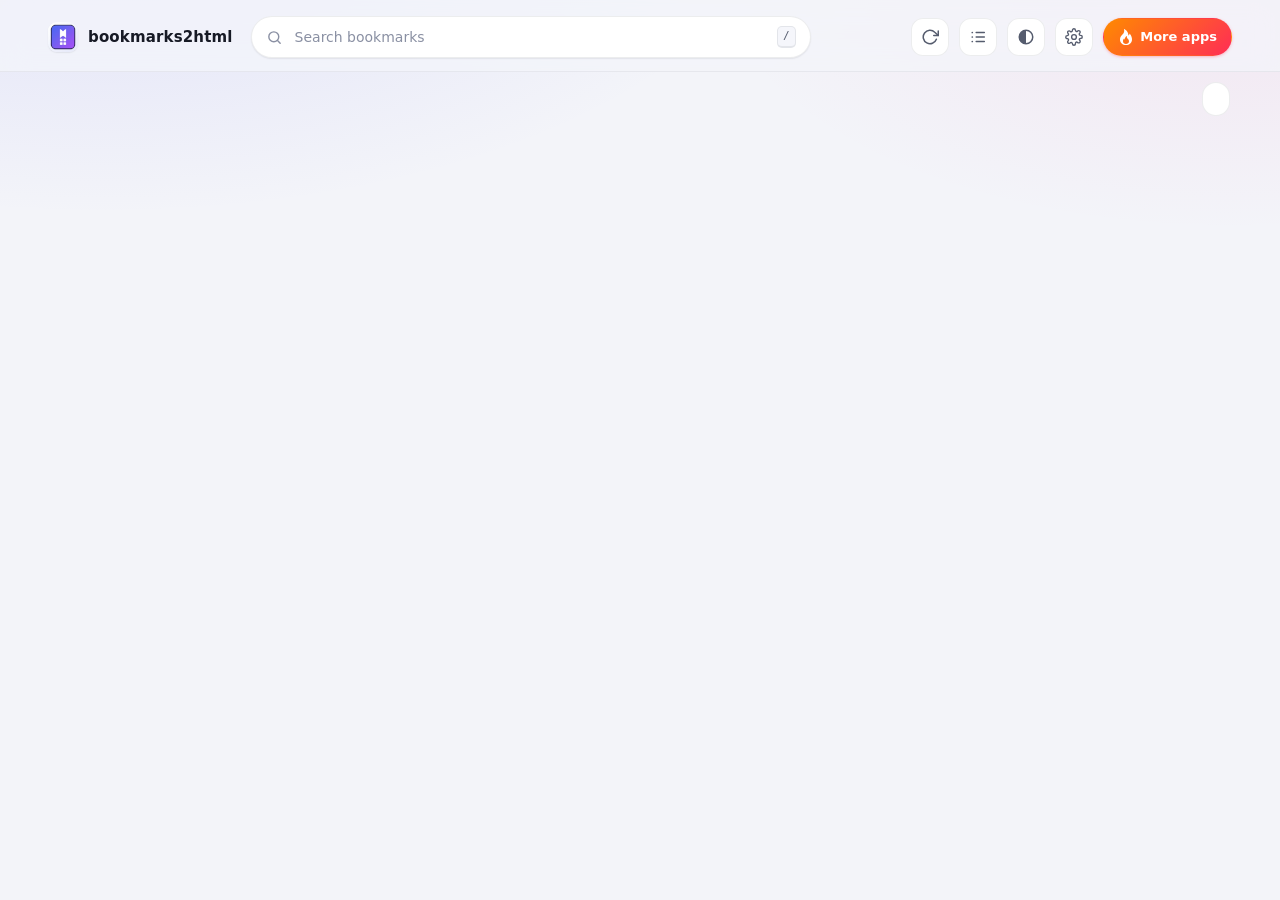
<file: newtab.html>
<!doctype html>
<html lang="zh-CN" data-theme="light">
  <head>
    <meta charset="utf-8">
    <meta name="viewport" content="width=device-width, initial-scale=1">
    <title data-i18n="pageTitleNewtab">bookmarks2html · 新标签页</title>
    <link rel="icon" href="icons/icon48.png">
    <script src="scripts/theme-init.js"></script>
    <link rel="stylesheet" href="styles/base.css">
    <link rel="stylesheet" href="styles/newtab.css">
  </head>
  <body class="page-newtab">
    <header class="topbar">
      <div class="topbar__inner">
        <button class="brand" id="brandBtn" type="button" data-i18n-title="brandTitle" title="回到全部书签">
          <img class="brand__logo" src="icons/icon48.png" alt="">
          <span class="brand__name" data-i18n="brandName">bookmarks2html</span>
        </button>

        <div class="search">
          <svg class="search__icon" viewBox="0 0 24 24" fill="none" stroke="currentColor" stroke-width="2" stroke-linecap="round" aria-hidden="true">
            <circle cx="11" cy="11" r="7"></circle>
            <path d="m20 20-3.4-3.4"></path>
          </svg>
          <input id="searchInput" type="search" data-i18n-placeholder="searchPlaceholder" data-i18n-aria-label="searchLabel" placeholder="搜索书签" autocomplete="off" spellcheck="false" aria-label="搜索书签">
          <kbd class="search__kbd">/</kbd>
        </div>

        <div class="topbar__actions">
          <button class="icon-btn" id="refreshBtn" type="button" data-i18n-title="refresh" data-i18n-aria-label="refresh" title="刷新书签" aria-label="刷新书签"></button>
          <button class="icon-btn" id="viewBtn" type="button" title="切换视图" aria-label="切换视图"></button>
          <button class="icon-btn" id="themeBtn" type="button" title="切换主题" aria-label="切换主题"></button>
          <button class="icon-btn" id="settingsBtn" type="button" data-i18n-title="settings" data-i18n-aria-label="settingsAria" title="设置" aria-label="打开设置"></button>
          <a class="tool-btn tool-btn--promo" href="https://i.eatmango.cn/" target="_blank" rel="noopener noreferrer"
             data-i18n-title="moreAppsTitle" title="更多应用 · 在新标签页打开">
            <svg viewBox="0 0 16 16" width="15" height="15" fill="currentColor" aria-hidden="true"><path d="M8 16c3.314 0 6-2 6-5.5 0-1.5-.5-4-2.5-6 .25 1.5-1.25 2-1.25 2C11 4 8 .5 6 0c.357 2 .5 4-2 6-1.25 1-2 2.729-2 4.5C2 14 4.686 16 8 16Zm0-1c-1.657 0-3-1-3-2.75 0-.75.25-2 1.25-3C6.125 10 7 10.5 7 10.5c-.375-1.25.5-3.25 2-3.5-.179 1-.25 2 1 3 .625.5 1 1.364 1 2.25C11 14 9.657 15 8 15Z"/></svg>
            <span data-i18n="moreApps">更多应用</span>
          </a>
        </div>
      </div>
    </header>

    <div class="shell">
      <div class="tabbar">
        <nav class="tabs" id="tabs" role="tablist" aria-label="书签文件夹" data-i18n-aria-label="tabsLabel"></nav>
        <button class="tool-btn" id="expandBtn" type="button" aria-pressed="false"></button>
      </div>
      <div class="crumb" id="crumb" hidden></div>

      <main class="content">
        <div class="grid" id="grid"></div>
        <div class="empty" id="empty" hidden>
          <div class="empty__icon" id="emptyIcon"></div>
          <h2 class="empty__title" id="emptyTitle"></h2>
          <p class="empty__text" id="emptyText"></p>
        </div>
      </main>
    </div>

    <div class="toast" id="toast" role="status" hidden></div>

    <script src="scripts/shared.js"></script>
    <script src="scripts/newtab.js"></script>
  </body>
</html>
</file>
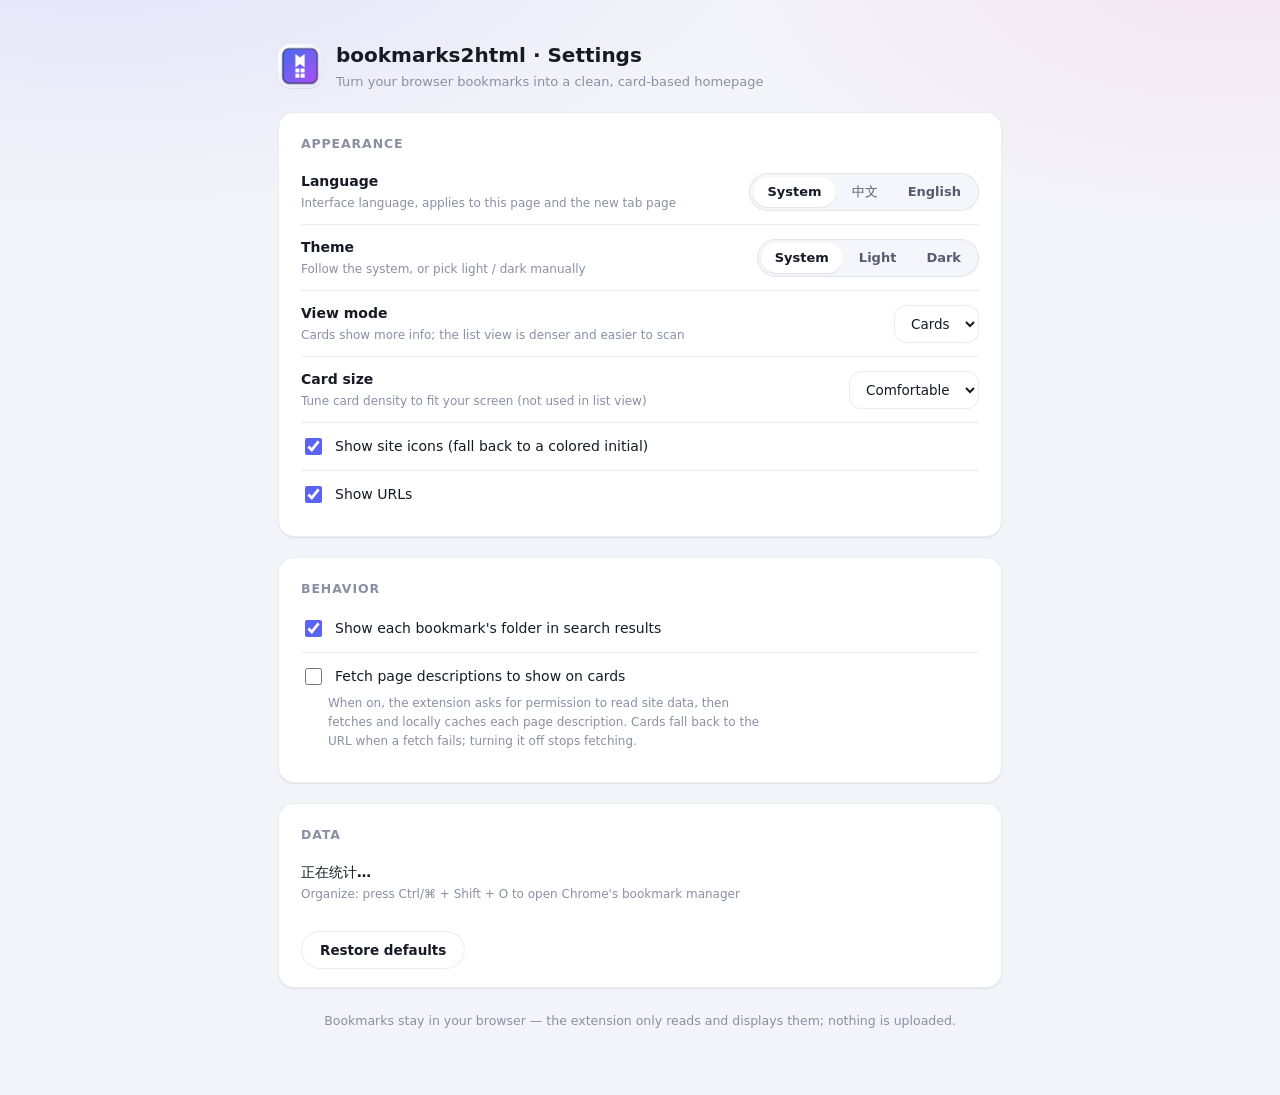
<file: options.html>
<!doctype html>
<html lang="zh-CN" data-theme="light">
  <head>
    <meta charset="utf-8">
    <meta name="viewport" content="width=device-width, initial-scale=1">
    <title data-i18n="pageTitleOptions">bookmarks2html · 设置</title>
    <link rel="icon" href="icons/icon48.png">
    <script src="scripts/theme-init.js"></script>
    <link rel="stylesheet" href="styles/base.css">
    <link rel="stylesheet" href="styles/options.css">
  </head>
  <body class="page-options">
    <div class="options">
      <header class="options__header">
        <img class="options__logo" src="icons/icon48.png" alt="">
        <div>
          <h1 data-i18n="pageTitleOptions">bookmarks2html · 设置</h1>
          <p class="options__sub" data-i18n="optHeaderSub">把浏览器书签变成清爽的卡片式主页</p>
        </div>
      </header>

      <section class="panel">
        <h2 class="panel__title" data-i18n="panelAppearance">外观</h2>

        <div class="row">
          <div class="row__label">
            <span data-i18n="labelLanguage">语言</span>
            <span class="row__hint" data-i18n="hintLanguage">界面显示语言，设置页与新标签页同时生效</span>
          </div>
          <div class="segmented" role="radiogroup" aria-label="语言">
            <label><input type="radio" name="language" value="auto"><span data-i18n="langAuto">跟随系统</span></label>
            <label><input type="radio" name="language" value="zh"><span data-i18n="langZh">中文</span></label>
            <label><input type="radio" name="language" value="en"><span data-i18n="langEn">English</span></label>
          </div>
        </div>

        <div class="row">
          <div class="row__label">
            <span data-i18n="labelTheme">主题</span>
            <span class="row__hint" data-i18n="hintTheme">跟随系统，或手动指定深浅色</span>
          </div>
          <div class="segmented" role="radiogroup" aria-label="主题">
            <label><input type="radio" name="theme" value="auto"><span data-i18n="themeAuto">跟随系统</span></label>
            <label><input type="radio" name="theme" value="light"><span data-i18n="themeLight">浅色</span></label>
            <label><input type="radio" name="theme" value="dark"><span data-i18n="themeDark">深色</span></label>
          </div>
        </div>

        <div class="row">
          <div class="row__label">
            <span data-i18n="labelViewMode">视图模式</span>
            <span class="row__hint" data-i18n="hintViewMode">卡片信息更丰富，列表更紧凑，适合快速扫读</span>
          </div>
          <select id="viewMode" aria-label="视图模式">
            <option value="card" data-i18n="optCards">卡片</option>
            <option value="list" data-i18n="optList">列表</option>
          </select>
        </div>

        <div class="row">
          <div class="row__label">
            <span data-i18n="labelCardSize">卡片尺寸</span>
            <span class="row__hint" data-i18n="hintCardSize">调整卡片密度，适配你的屏幕（列表模式不适用）</span>
          </div>
          <select id="cardSize" aria-label="卡片尺寸">
            <option value="compact" data-i18n="sizeCompact">紧凑</option>
            <option value="comfortable" data-i18n="sizeComfortable">舒适</option>
            <option value="large" data-i18n="sizeLarge">宽松</option>
          </select>
        </div>

        <div class="row">
          <label class="check"><input type="checkbox" id="showFavicon"><span data-i18n="checkFavicon">显示网站图标（失败时显示彩色首字母）</span></label>
        </div>
        <div class="row">
          <label class="check"><input type="checkbox" id="showUrl"><span data-i18n="checkUrl">显示网址</span></label>
        </div>
      </section>

      <section class="panel">
        <h2 class="panel__title" data-i18n="panelBehavior">行为</h2>

        <div class="row">
          <label class="check"><input type="checkbox" id="showFolderPath"><span data-i18n="checkFolderPath">搜索结果中显示书签所在文件夹</span></label>
        </div>
        <div class="row row--stack">
          <label class="check"><input type="checkbox" id="fetchDescriptions"><span data-i18n="checkDescriptions">抓取网页简介，显示在卡片上</span></label>
          <span class="row__hint" data-i18n="hintDescriptions">
            开启后会请求「读取网站数据」权限：扩展联网读取每个书签网页的简介并缓存在本地，读取失败时卡片仍显示网址。关闭即停止抓取。
          </span>
        </div>
      </section>

      <section class="panel">
        <h2 class="panel__title" data-i18n="panelData">数据</h2>
        <div class="row">
          <div class="row__label">
            <span id="statsLine">正在统计…</span>
            <span class="row__hint" data-i18n="hintOrganize">整理书签：按 Ctrl/⌘ + Shift + O 打开 Chrome 书签管理器</span>
          </div>
        </div>
        <div class="panel__actions">
          <button class="btn" id="resetBtn" type="button" data-i18n="resetBtn">恢复默认设置</button>
        </div>
      </section>

      <footer class="options__footer" data-i18n="optFooter">
        书签数据由浏览器本地提供，扩展只读取展示，不会上传到任何服务器。
      </footer>
    </div>

    <div class="toast" id="toast" role="status" hidden></div>

    <script src="scripts/shared.js"></script>
    <script src="scripts/options.js"></script>
  </body>
</html>
</file>
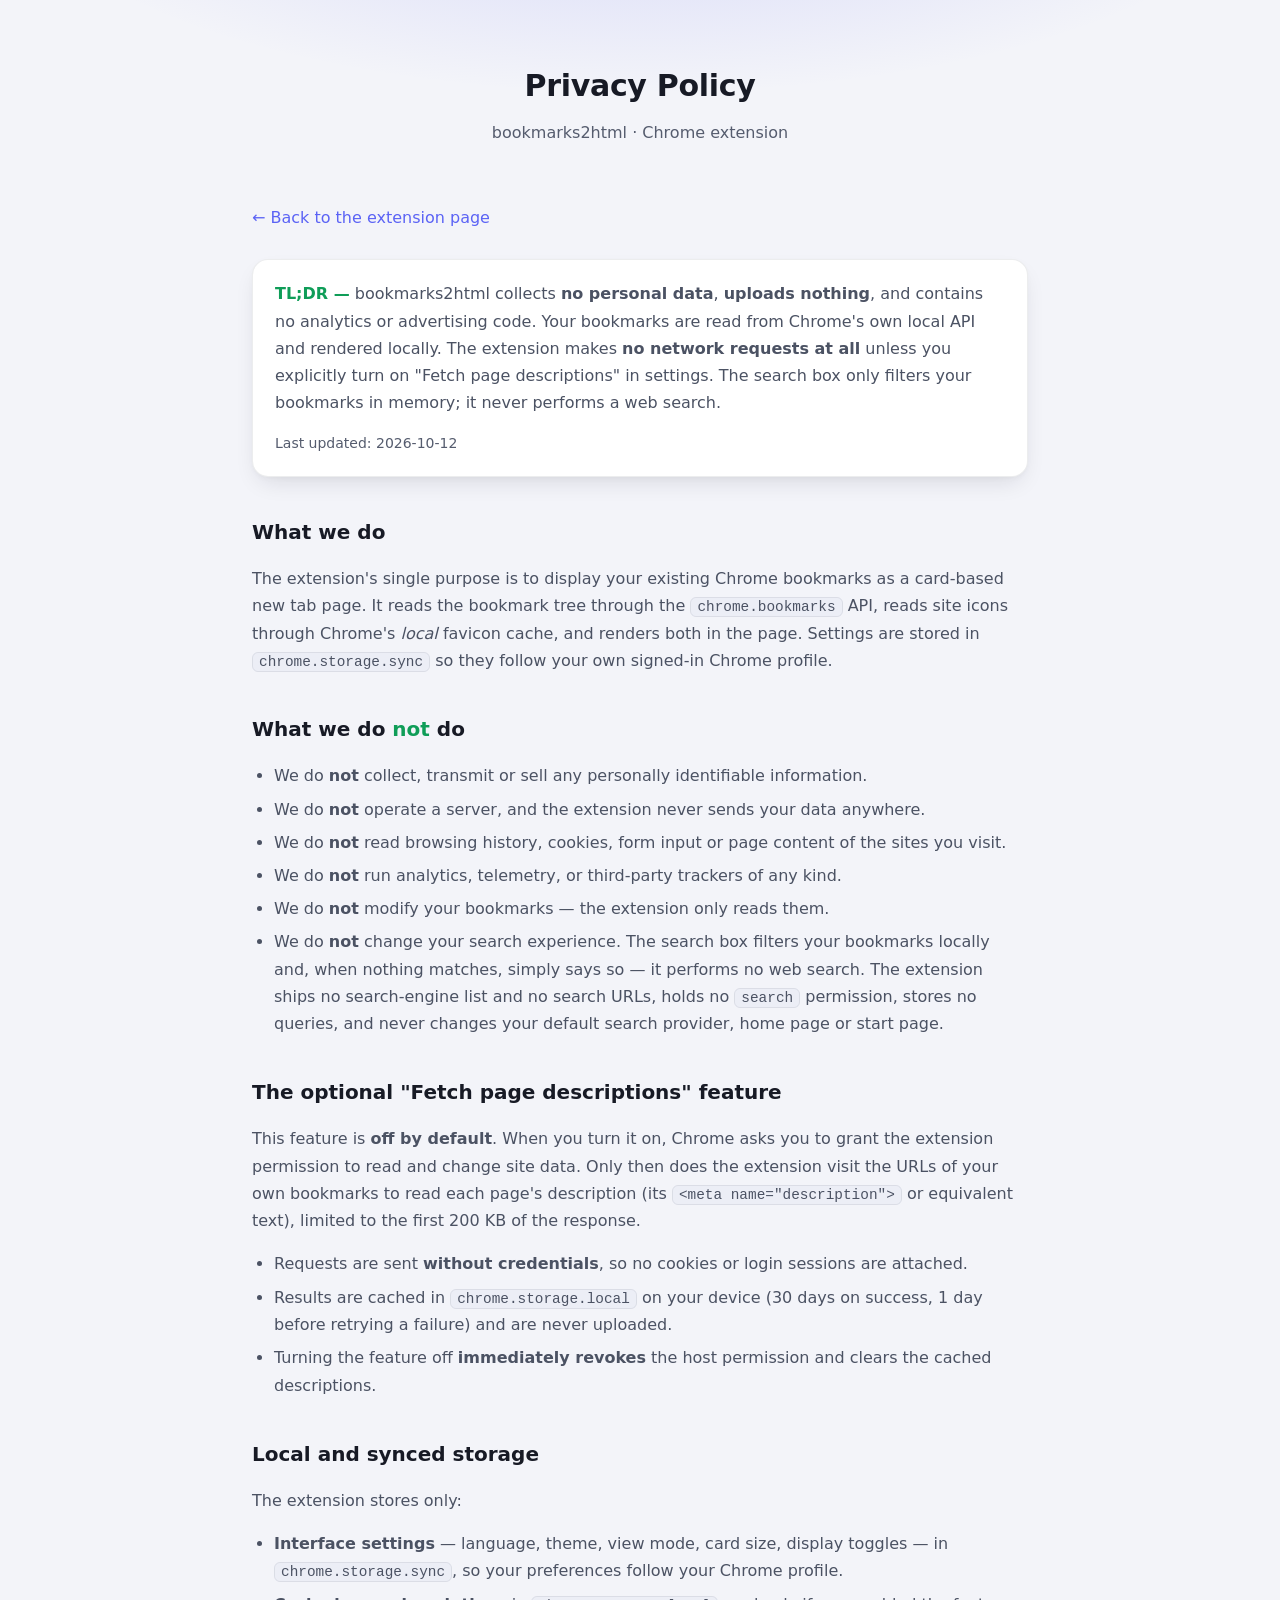
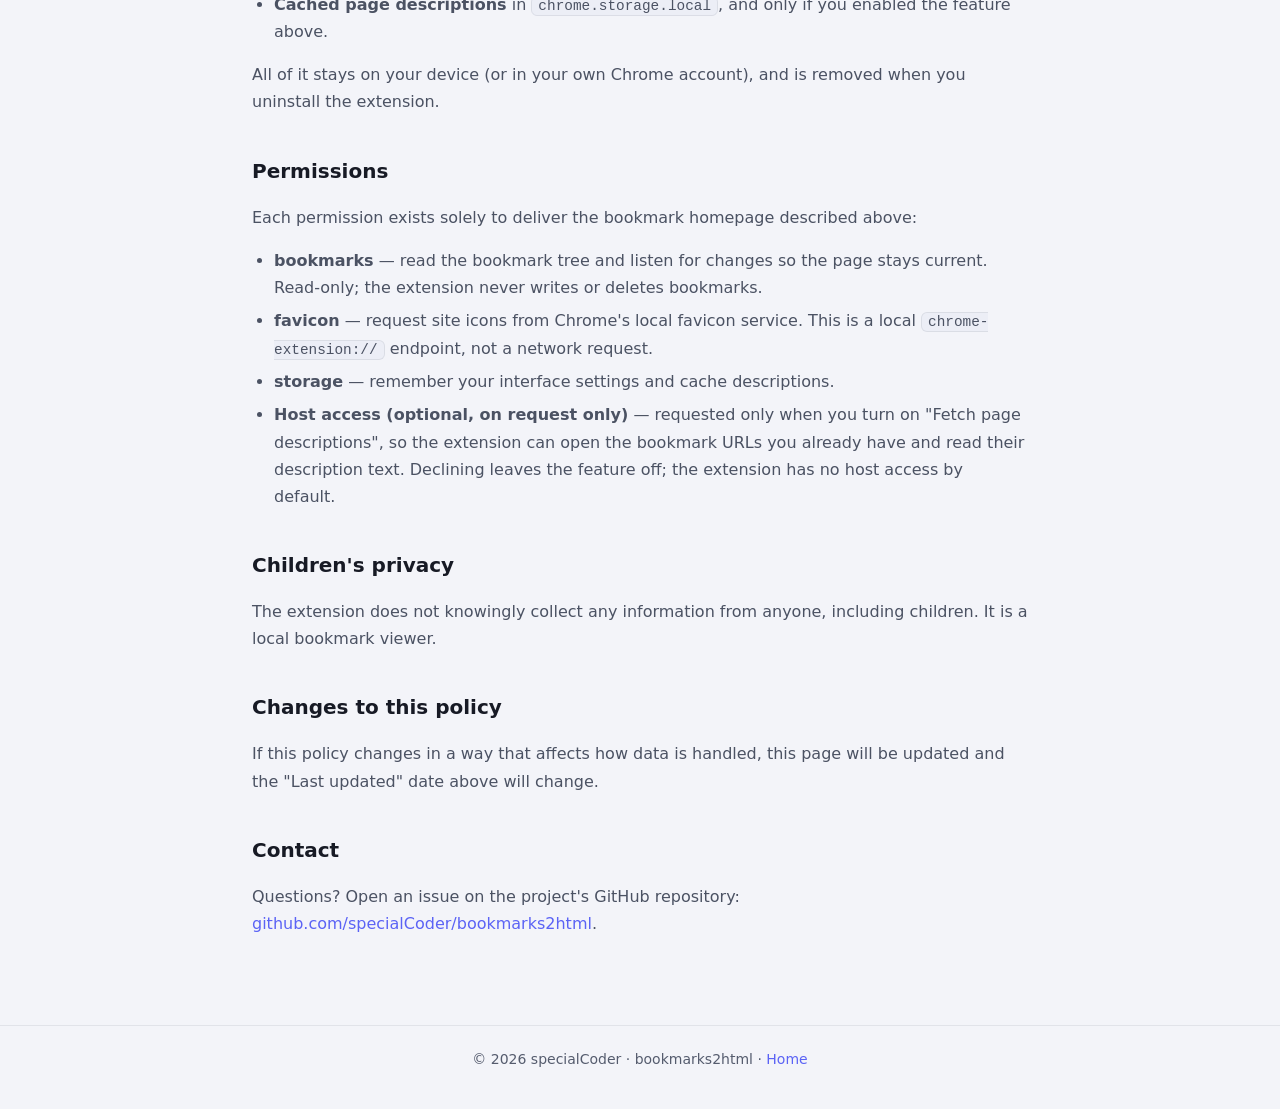
<file: docs/privacy.html>
<!DOCTYPE html>
<html lang="en">
<head>
<meta charset="utf-8">
<meta name="viewport" content="width=device-width, initial-scale=1">
<title>Privacy Policy — bookmarks2html</title>
<meta name="description" content="Privacy policy for the bookmarks2html Chrome extension. It collects no data, uploads nothing, and only reaches the network when you opt in to page descriptions.">
<style>
  :root{
    --bg:#f3f4f9; --panel:#fff; --bd:rgba(22,26,45,.08); --fg:#171a25; --mut:#555c6e;
    --acc:#5b63f5; --rad:16px; --max:820px;
    --shadow:0 10px 24px -8px rgba(18,22,45,.14), 0 2px 6px -2px rgba(18,22,45,.05);
  }
  *{box-sizing:border-box}
  html{scroll-behavior:smooth}
  body{margin:0;background:var(--bg);color:var(--fg);
    font:16px/1.7 -apple-system,BlinkMacSystemFont,"Segoe UI",Roboto,"PingFang SC","Microsoft YaHei",system-ui,sans-serif;}
  a{color:var(--acc);text-decoration:none} a:hover{text-decoration:underline}
  .wrap{max-width:var(--max);margin:0 auto;padding:0 22px}
  header.hero{padding:60px 0 28px;text-align:center;
    background:radial-gradient(900px 320px at 50% -130px,rgba(91,99,245,.20),transparent 70%);}
  header.hero h1{margin:0 0 8px;font-size:30px;letter-spacing:-.3px}
  header.hero p{margin:0;color:var(--mut)}
  main{padding:30px 0 72px}
  h2{font-size:20px;margin:32px 0 10px;padding-top:6px}
  p,li{color:#4b5263}
  ul{padding-left:22px} li{margin:6px 0}
  .card{background:var(--panel);border:1px solid var(--bd);border-radius:var(--rad);
    padding:20px 22px;margin:18px 0;box-shadow:var(--shadow)}
  .good{color:#0f9d58;font-weight:600}
  .updated{color:var(--mut);font-size:14px}
  code{font-family:ui-monospace,SFMono-Regular,Menlo,Consolas,monospace;font-size:.9em;
    background:#eceef6;border:1px solid var(--bd);border-radius:6px;padding:1px 6px}
  footer{border-top:1px solid var(--bd);padding:22px 0 40px;color:var(--mut);font-size:14px;text-align:center}
  .back{display:inline-block;margin-bottom:10px}
</style>
</head>
<body>
<header class="hero">
  <div class="wrap">
    <h1>Privacy Policy</h1>
    <p>bookmarks2html · Chrome extension</p>
  </div>
</header>

<main>
  <div class="wrap">
    <a class="back" href="./index.html">&larr; Back to the extension page</a>

    <div class="card">
      <p style="margin-top:0"><span class="good">TL;DR —</span> bookmarks2html collects
      <strong>no personal data</strong>, <strong>uploads nothing</strong>, and contains no analytics or
      advertising code. Your bookmarks are read from Chrome's own local API and rendered locally. The
      extension makes <strong>no network requests at all</strong> unless you explicitly turn on
      "Fetch page descriptions" in settings. The search box only filters your bookmarks in memory; it
      never performs a web search.</p>
      <p class="updated" style="margin-bottom:0">Last updated: 2026-10-12</p>
    </div>

    <h2>What we do</h2>
    <p>The extension's single purpose is to display your existing Chrome bookmarks as a card-based new
    tab page. It reads the bookmark tree through the <code>chrome.bookmarks</code> API, reads site icons
    through Chrome's <em>local</em> favicon cache, and renders both in the page. Settings are stored in
    <code>chrome.storage.sync</code> so they follow your own signed-in Chrome profile.</p>

    <h2>What we do <span class="good">not</span> do</h2>
    <ul>
      <li>We do <strong>not</strong> collect, transmit or sell any personally identifiable information.</li>
      <li>We do <strong>not</strong> operate a server, and the extension never sends your data anywhere.</li>
      <li>We do <strong>not</strong> read browsing history, cookies, form input or page content of the
      sites you visit.</li>
      <li>We do <strong>not</strong> run analytics, telemetry, or third-party trackers of any kind.</li>
      <li>We do <strong>not</strong> modify your bookmarks — the extension only reads them.</li>
      <li>We do <strong>not</strong> change your search experience. The search box filters your bookmarks
      locally and, when nothing matches, simply says so — it performs no web search. The extension ships
      no search-engine list and no search URLs, holds no <code>search</code> permission, stores no
      queries, and never changes your default search provider, home page or start page.</li>
    </ul>

    <h2>The optional "Fetch page descriptions" feature</h2>
    <p>This feature is <strong>off by default</strong>. When you turn it on, Chrome asks you to grant the
    extension permission to read and change site data. Only then does the extension visit the URLs of
    your own bookmarks to read each page's description (its <code>&lt;meta name="description"&gt;</code>
    or equivalent text), limited to the first 200&nbsp;KB of the response.</p>
    <ul>
      <li>Requests are sent <strong>without credentials</strong>, so no cookies or login sessions are
      attached.</li>
      <li>Results are cached in <code>chrome.storage.local</code> on your device (30 days on success,
      1 day before retrying a failure) and are never uploaded.</li>
      <li>Turning the feature off <strong>immediately revokes</strong> the host permission and clears the
      cached descriptions.</li>
    </ul>

    <h2>Local and synced storage</h2>
    <p>The extension stores only:</p>
    <ul>
      <li><strong>Interface settings</strong> — language, theme, view mode, card size, display toggles —
      in <code>chrome.storage.sync</code>, so your preferences follow your Chrome profile.</li>
      <li><strong>Cached page descriptions</strong> in <code>chrome.storage.local</code>, and only if you
      enabled the feature above.</li>
    </ul>
    <p>All of it stays on your device (or in your own Chrome account), and is removed when you uninstall
    the extension.</p>

    <h2>Permissions</h2>
    <p>Each permission exists solely to deliver the bookmark homepage described above:</p>
    <ul>
      <li><strong>bookmarks</strong> — read the bookmark tree and listen for changes so the page stays
      current. Read-only; the extension never writes or deletes bookmarks.</li>
      <li><strong>favicon</strong> — request site icons from Chrome's local favicon service. This is a
      local <code>chrome-extension://</code> endpoint, not a network request.</li>
      <li><strong>storage</strong> — remember your interface settings and cache descriptions.</li>
      <li><strong>Host access (optional, on request only)</strong> — requested only when you turn on
      "Fetch page descriptions", so the extension can open the bookmark URLs you already have and read
      their description text. Declining leaves the feature off; the extension has no host access by default.</li>
    </ul>

    <h2>Children's privacy</h2>
    <p>The extension does not knowingly collect any information from anyone, including children. It is a
    local bookmark viewer.</p>

    <h2>Changes to this policy</h2>
    <p>If this policy changes in a way that affects how data is handled, this page will be updated and the
    "Last updated" date above will change.</p>

    <h2>Contact</h2>
    <p>Questions? Open an issue on the project's GitHub repository:
    <a href="https://github.com/specialCoder/bookmarks2html" rel="noopener">
    github.com/specialCoder/bookmarks2html</a>.</p>
  </div>
</main>

<footer>
  <div class="wrap">
    &copy; 2026 specialCoder · bookmarks2html ·
    <a href="./index.html">Home</a>
  </div>
</footer>
</body>
</html>
</file>
<file: styles/base.css>
/* ==========================================================================
   bookmarks2html · 设计系统：主题变量 + 通用组件
   ========================================================================== */

:root {
  color-scheme: light;
  --font-sans: -apple-system, BlinkMacSystemFont, "Segoe UI", "PingFang SC",
    "Hiragino Sans GB", "Microsoft YaHei", "Noto Sans SC", system-ui, sans-serif;
  --font-mono: ui-monospace, SFMono-Regular, "SF Mono", Menlo, Consolas, monospace;

  --bg: #f3f4f9;
  --bg-sticky: rgba(243, 244, 249, .82);
  --glow-a: rgba(99, 102, 241, .14);
  --glow-b: rgba(236, 72, 153, .09);

  --surface: #ffffff;
  --surface-2: #f5f6fb;
  --border: rgba(22, 26, 45, .08);
  --border-strong: rgba(22, 26, 45, .17);

  --text: #171a25;
  --text-2: #555c6e;
  --text-3: #8a90a3;

  --accent: #5b63f5;
  --accent-2: #8b5cf6;
  --accent-soft: rgba(91, 99, 245, .10);

  --shadow-sm: 0 1px 2px rgba(18, 22, 45, .05), 0 1px 1px rgba(18, 22, 45, .03);
  --shadow-md: 0 10px 24px -8px rgba(18, 22, 45, .16), 0 2px 6px -2px rgba(18, 22, 45, .06);
  --shadow-lg: 0 28px 56px -20px rgba(18, 22, 45, .28);
  --ring: 0 0 0 3px var(--accent-soft);

  --radius-sm: 8px;
  --radius-md: 12px;
  --radius-lg: 16px;
  --radius-full: 999px;

  --min-card: 220px;
  --card-pad: 16px;
  --gap: 14px;
}

[data-theme="dark"] {
  color-scheme: dark;
  --bg: #0d0f15;
  --bg-sticky: rgba(13, 15, 21, .78);
  --glow-a: rgba(99, 102, 241, .18);
  --glow-b: rgba(236, 72, 153, .10);

  --surface: #161923;
  --surface-2: #1d212d;
  --border: rgba(255, 255, 255, .08);
  --border-strong: rgba(255, 255, 255, .19);

  --text: #e8eaf1;
  --text-2: #a3a9bb;
  --text-3: #6e7588;

  --accent: #7b84ff;
  --accent-2: #a78bfa;
  --accent-soft: rgba(123, 132, 255, .16);

  --shadow-sm: 0 1px 2px rgba(0, 0, 0, .4);
  --shadow-md: 0 12px 28px -10px rgba(0, 0, 0, .55), 0 2px 8px -2px rgba(0, 0, 0, .4);
  --shadow-lg: 0 28px 60px -24px rgba(0, 0, 0, .7);
}

[data-card-size="compact"] { --min-card: 178px; --card-pad: 12px; --gap: 10px; }
[data-card-size="large"] { --min-card: 292px; --card-pad: 18px; --gap: 18px; }

/* ---------- 基础 ---------- */

*, *::before, *::after { box-sizing: border-box; }

body {
  margin: 0;
  min-height: 100vh;
  font-family: var(--font-sans);
  font-size: 14px;
  line-height: 1.5;
  color: var(--text);
  background-color: var(--bg);
  background-image:
    radial-gradient(1100px 520px at 8% -12%, var(--glow-a), transparent 62%),
    radial-gradient(900px 460px at 96% -4%, var(--glow-b), transparent 58%);
  background-attachment: fixed;
  -webkit-font-smoothing: antialiased;
  text-rendering: optimizeLegibility;
}

[hidden] { display: none !important; }

h1, h2, h3, p, figure { margin: 0; }
a { color: inherit; text-decoration: none; }
img { display: block; border: 0; }
button { font-family: inherit; }
::selection { background: var(--accent-soft); }

kbd {
  font-family: var(--font-mono);
  font-size: 11px;
  color: var(--text-2);
  background: var(--surface-2);
  border: 1px solid var(--border);
  border-bottom-width: 2px;
  border-radius: 5px;
  padding: 1px 5px;
  white-space: nowrap;
}

mark {
  background: var(--accent-soft);
  color: var(--accent);
  border-radius: 3px;
  padding: 0 2px;
}

:focus-visible { outline: 2px solid var(--accent); outline-offset: 2px; }

::-webkit-scrollbar { width: 11px; height: 11px; }
::-webkit-scrollbar-track { background: transparent; }
::-webkit-scrollbar-thumb {
  background: var(--border-strong);
  background-clip: content-box;
  border: 3px solid transparent;
  border-radius: var(--radius-full);
}
::-webkit-scrollbar-thumb:hover { background: var(--text-3); background-clip: content-box; }

/* ---------- 按钮 ---------- */

.btn {
  display: inline-flex;
  align-items: center;
  justify-content: center;
  gap: 8px;
  height: 38px;
  padding: 0 18px;
  border-radius: var(--radius-full);
  border: 1px solid var(--border);
  background: var(--surface);
  color: var(--text);
  font-size: 13.5px;
  font-weight: 560;
  cursor: pointer;
  transition: transform .15s ease, box-shadow .15s ease, border-color .15s ease;
}
.btn:hover { border-color: var(--border-strong); transform: translateY(-1px); box-shadow: var(--shadow-sm); }
.btn:active { transform: translateY(0); }

.btn--primary {
  background: linear-gradient(135deg, var(--accent), var(--accent-2));
  border-color: transparent;
  color: #fff;
  box-shadow: 0 6px 16px -6px var(--accent);
}
.btn--primary:hover { box-shadow: 0 10px 22px -8px var(--accent); }

.btn--block { width: 100%; }

.icon-btn {
  width: 38px;
  height: 38px;
  padding: 0;
  display: grid;
  place-items: center;
  border-radius: var(--radius-md);
  border: 1px solid var(--border);
  background: var(--surface);
  color: var(--text-2);
  cursor: pointer;
  transition: transform .15s ease, box-shadow .15s ease, border-color .15s ease, color .15s ease;
}
.icon-btn:hover { color: var(--text); border-color: var(--border-strong); transform: translateY(-1px); box-shadow: var(--shadow-sm); }
.icon-btn svg { width: 18px; height: 18px; }

.link-btn {
  border: 0;
  background: none;
  color: var(--accent);
  font-size: 12.5px;
  font-weight: 600;
  padding: 3px 6px;
  border-radius: 6px;
  cursor: pointer;
}
.link-btn:hover { background: var(--accent-soft); }

/* ---------- 表单 ---------- */

input[type="checkbox"],
input[type="radio"] { accent-color: var(--accent); }

select {
  height: 38px;
  padding: 0 12px;
  border-radius: var(--radius-md);
  border: 1px solid var(--border);
  background: var(--surface);
  color: var(--text);
  font: inherit;
  font-size: 13.5px;
  cursor: pointer;
}
select:hover { border-color: var(--border-strong); }
select:disabled { opacity: .55; cursor: not-allowed; }

/* ---------- 网格与卡片 ---------- */

.grid {
  display: grid;
  grid-template-columns: repeat(auto-fill, minmax(var(--min-card), 1fr));
  gap: var(--gap);
}

.card {
  --i: 0;
  position: relative;
  display: flex;
  align-items: flex-start;
  gap: 12px;
  min-height: calc(var(--card-pad) * 2 + 34px);
  padding: var(--card-pad);
  border-radius: var(--radius-lg);
  border: 1px solid var(--border);
  background: var(--surface);
  box-shadow: var(--shadow-sm);
  color: inherit;
  font: inherit;
  font-size: 14px;
  text-align: left;
  cursor: pointer;
  overflow: hidden;
  transition: transform .16s ease, box-shadow .16s ease, border-color .16s ease;
  animation: card-in .34s cubic-bezier(.22, .8, .28, 1) both;
  animation-delay: calc(min(var(--i), 22) * 13ms);
}

.card::before {
  content: "";
  position: absolute;
  inset: 0 0 auto 0;
  height: 2px;
  background: linear-gradient(90deg, var(--accent), var(--accent-2));
  opacity: 0;
  transition: opacity .16s ease;
}

.card:hover { transform: translateY(-2px); border-color: var(--border-strong); box-shadow: var(--shadow-md); }
.card:hover::before { opacity: 1; }

@keyframes card-in {
  from { opacity: 0; transform: translateY(8px) scale(.985); }
  to { opacity: 1; transform: none; }
}

@media (prefers-reduced-motion: reduce) {
  .card { animation: none; }
  .card:hover { transform: none; }
}

.card--folder { background: linear-gradient(160deg, var(--accent-soft), transparent 46%), var(--surface); }

.card--folder .chev {
  margin-left: auto;
  align-self: center;
  display: grid;
  place-items: center;
  color: var(--text-3);
  transition: transform .16s ease, color .16s ease;
}
.card--folder:hover .chev { color: var(--accent); transform: translateX(2px); }

.card__body {
  flex: 1;
  min-width: 0;
  display: flex;
  flex-direction: column;
  gap: 3px;
}

.card__title {
  font-size: 13.5px;
  font-weight: 600;
  line-height: 1.42;
  overflow-wrap: anywhere;
  display: -webkit-box;
  -webkit-line-clamp: 2;
  -webkit-box-orient: vertical;
  overflow: hidden;
}

.card__url {
  font-size: 12px;
  color: var(--text-3);
  white-space: nowrap;
  overflow: hidden;
  text-overflow: ellipsis;
}

.card__desc {
  font-size: 12px;
  line-height: 1.5;
  color: var(--text-3);
  display: -webkit-box;
  -webkit-line-clamp: 2;
  -webkit-box-orient: vertical;
  overflow: hidden;
}

.card__path { display: flex; flex-wrap: wrap; gap: 4px; margin-top: 3px; }

.chip {
  max-width: 132px;
  padding: 0 6px;
  font-size: 11px;
  line-height: 1.65;
  color: var(--text-3);
  background: var(--surface-2);
  border: 1px solid var(--border);
  border-radius: var(--radius-sm);
  white-space: nowrap;
  overflow: hidden;
  text-overflow: ellipsis;
}

/* ---------- 图标块与首字母头像 ---------- */

.icon-tile {
  flex: none;
  width: 34px;
  height: 34px;
  border-radius: 10px;
  display: grid;
  place-items: center;
  background: var(--surface-2);
  border: 1px solid var(--border);
  overflow: hidden;
}
.icon-tile .favicon { width: 18px; height: 18px; border-radius: 4px; }
.icon-tile svg { width: 18px; height: 18px; }

.icon-tile--folder { background: var(--accent-soft); border-color: transparent; color: var(--accent); }

.avatar {
  width: 100%;
  height: 100%;
  border-radius: inherit;
  display: grid;
  place-items: center;
  font-size: 13px;
  font-weight: 650;
  color: #fff;
}

.av-0 { background: linear-gradient(135deg, #6366f1, #8b5cf6); }
.av-1 { background: linear-gradient(135deg, #0ea5e9, #22d3ee); }
.av-2 { background: linear-gradient(135deg, #f59e0b, #f97316); }
.av-3 { background: linear-gradient(135deg, #10b981, #34d399); }
.av-4 { background: linear-gradient(135deg, #ec4899, #f472b6); }
.av-5 { background: linear-gradient(135deg, #8b5cf6, #d946ef); }
.av-6 { background: linear-gradient(135deg, #ef4444, #f87171); }
.av-7 { background: linear-gradient(135deg, #14b8a6, #2dd4bf); }

/* ---------- 分组标题 / 空状态 / 提示 ---------- */

.section-label {
  grid-column: 1 / -1;
  display: flex;
  align-items: center;
  gap: 10px;
  margin: 4px 0 -2px;
  font-size: 11.5px;
  font-weight: 650;
  letter-spacing: .08em;
  text-transform: uppercase;
  color: var(--text-3);
}
.section-label::after { content: ""; flex: 1; height: 1px; background: var(--border); }

.empty {
  display: grid;
  justify-items: center;
  gap: 6px;
  padding: 76px 24px;
  text-align: center;
}
.empty__icon {
  width: 64px;
  height: 64px;
  margin-bottom: 12px;
  border-radius: 20px;
  display: grid;
  place-items: center;
  background: var(--surface);
  border: 1px solid var(--border);
  box-shadow: var(--shadow-sm);
  color: var(--text-3);
}
.empty__icon svg { width: 28px; height: 28px; }
.empty__title { font-size: 16px; font-weight: 650; }
.empty__text { max-width: 400px; font-size: 13px; color: var(--text-3); }

.toast {
  position: fixed;
  left: 50%;
  bottom: 28px;
  z-index: 100;
  padding: 9px 18px;
  border-radius: var(--radius-full);
  background: var(--text);
  color: var(--bg);
  font-size: 13px;
  font-weight: 550;
  box-shadow: var(--shadow-lg);
  opacity: 0;
  transform: translate(-50%, 12px);
  transition: opacity .2s ease, transform .2s ease;
  pointer-events: none;
}
.toast--show { opacity: 1; transform: translate(-50%, 0); }

.muted { color: var(--text-3); }
.sr-only {
  position: absolute;
  width: 1px;
  height: 1px;
  padding: 0;
  margin: -1px;
  overflow: hidden;
  clip: rect(0, 0, 0, 0);
  white-space: nowrap;
  border: 0;
}
</file>
<file: styles/newtab.css>
/* ==========================================================================
   bookmarks2html · 新标签页
   ========================================================================== */

.shell {
  max-width: 1240px;
  margin: 0 auto;
  padding: 6px 28px 44px;
}

/* ---------- 顶栏 ---------- */

.topbar {
  position: sticky;
  top: 0;
  z-index: 30;
  background: var(--bg-sticky);
  backdrop-filter: blur(14px) saturate(1.5);
  -webkit-backdrop-filter: blur(14px) saturate(1.5);
}
.topbar::after {
  content: "";
  position: absolute;
  left: 0;
  right: 0;
  bottom: 0;
  height: 1px;
  background: var(--border);
  opacity: .7;
}

.topbar__inner {
  max-width: 1240px;
  margin: 0 auto;
  padding: 16px 28px 14px;
  display: flex;
  align-items: center;
  gap: 18px;
}

.brand {
  flex: none;
  display: flex;
  align-items: center;
  gap: 10px;
  padding: 0;
  border: 0;
  background: none;
  color: inherit;
  cursor: pointer;
}
.brand__logo { width: 30px; height: 30px; border-radius: 9px; box-shadow: var(--shadow-sm); }
.brand__name { font-size: 15px; font-weight: 700; letter-spacing: .01em; white-space: nowrap; }

.search {
  flex: 1;
  max-width: 560px;
  display: flex;
  align-items: center;
  gap: 10px;
  height: 42px;
  padding: 0 14px;
  border-radius: var(--radius-full);
  background: var(--surface);
  border: 1px solid var(--border);
  box-shadow: var(--shadow-sm);
  transition: border-color .16s ease, box-shadow .16s ease;
}
.search:focus-within { border-color: var(--accent); box-shadow: var(--ring), var(--shadow-sm); }
.search__icon { flex: none; width: 17px; height: 17px; color: var(--text-3); }
.search input {
  flex: 1;
  min-width: 0;
  height: 100%;
  border: 0;
  outline: none;
  background: transparent;
  color: var(--text);
  font: inherit;
  font-size: 14px;
}
.search input::placeholder { color: var(--text-3); }
.search input::-webkit-search-cancel-button { -webkit-appearance: none; }
.search__kbd { flex: none; }

.topbar__actions { margin-left: auto; display: flex; gap: 10px; }

.icon-btn.is-spinning { color: var(--text); }
.icon-btn.is-spinning svg { animation: b2h-spin .8s linear infinite; }

@keyframes b2h-spin {
  to { transform: rotate(360deg); }
}
@media (prefers-reduced-motion: reduce) {
  .icon-btn.is-spinning svg { animation-duration: 2.4s; }
}

@media (max-width: 720px) {
  .brand__name { display: none; }
  .search__kbd { display: none; }
  .shell { padding: 6px 16px 32px; }
  .topbar__inner { padding: 12px 16px 10px; }
  .tool-btn { padding: 0 10px; }
  .tool-btn span { display: none; }
  [data-view="list"] .card__path { display: none; }
  [data-view="list"] .card__title { flex: 0 1 50%; }
}

/* ---------- 文件夹 Tab ---------- */

.tabbar {
  display: flex;
  align-items: center;
  gap: 10px;
  padding: 4px 2px 12px;
}

.tabs {
  flex: 1;
  min-width: 0;
  display: flex;
  gap: 8px;
  overflow-x: auto;
  scrollbar-width: none;
  /* overflow-x 为非 visible 时纵向也会建立裁剪上下文，选中 Tab 的投影需要在这里留出绘制空间 */
  padding: 0 10px 8px;
  margin: 0 -10px -8px;
}
.tabs::-webkit-scrollbar { display: none; }

.tab {
  flex: none;
  display: inline-flex;
  align-items: center;
  gap: 7px;
  height: 34px;
  padding: 0 14px;
  border-radius: var(--radius-full);
  border: 1px solid var(--border);
  background: var(--surface);
  color: var(--text-2);
  font-size: 13px;
  font-weight: 560;
  cursor: pointer;
  transition: transform .15s ease, box-shadow .15s ease, border-color .15s ease, color .15s ease, background-color .15s ease;
}
.tab:hover { color: var(--text); border-color: var(--border-strong); transform: translateY(-1px); }
.tab[aria-selected="true"] {
  background: linear-gradient(135deg, var(--accent), var(--accent-2));
  border-color: transparent;
  color: #fff;
  box-shadow: 0 6px 16px -6px var(--accent);
}

.tab__count {
  display: inline-grid;
  place-items: center;
  height: 17px;
  min-width: 17px;
  padding: 0 5px;
  border-radius: var(--radius-full);
  background: var(--surface-2);
  color: var(--text-3);
  font-size: 11px;
  font-weight: 600;
}
.tab[aria-selected="true"] .tab__count { background: rgba(255, 255, 255, .24); color: #fff; }

/* ---------- 工具按钮（展开全部） ---------- */

.tool-btn {
  flex: none;
  display: inline-flex;
  align-items: center;
  gap: 6px;
  height: 34px;
  padding: 0 13px;
  border-radius: var(--radius-full);
  border: 1px solid var(--border);
  background: var(--surface);
  color: var(--text-2);
  font-size: 13px;
  font-weight: 560;
  cursor: pointer;
  transition: color .15s ease, border-color .15s ease, background-color .15s ease;
}
.tool-btn svg { width: 16px; height: 16px; }
.tool-btn:hover { color: var(--text); border-color: var(--border-strong); }
.tool-btn[aria-pressed="true"] {
  color: var(--accent);
  border-color: transparent;
  background: var(--accent-soft);
}

/* ---------- 「更多应用」入口（顶栏，与图标按钮等高） ---------- */

.tool-btn--promo {
  height: 38px;
  padding: 0 14px;
  color: #fff;
  border-color: transparent;
  background: linear-gradient(135deg, #ff8a00, #ff2d55);
  box-shadow: 0 1px 3px rgba(255, 60, 90, .35);
  text-decoration: none;
}
.tool-btn--promo:hover { color: #fff; filter: brightness(1.06); }
.tool-btn--promo:active { filter: brightness(.96); }

/* ---------- 面包屑 ---------- */

.crumb {
  display: flex;
  align-items: center;
  flex-wrap: wrap;
  gap: 6px;
  padding: 0 2px 12px;
  font-size: 13px;
  color: var(--text-3);
}
.crumb__back {
  display: inline-flex;
  align-items: center;
  height: 28px;
  margin-right: 6px;
  padding: 0 11px;
  border-radius: var(--radius-full);
  border: 1px solid var(--border);
  background: var(--surface);
  color: var(--text-2);
  font-size: 12.5px;
  cursor: pointer;
  transition: color .15s ease, border-color .15s ease;
}
.crumb__back:hover { color: var(--text); border-color: var(--border-strong); }
.crumb__link {
  padding: 2px 5px;
  border: 0;
  border-radius: 6px;
  background: none;
  color: var(--text-2);
  font-size: 13px;
  cursor: pointer;
}
.crumb__link:hover { color: var(--accent); background: var(--accent-soft); }
.crumb__sep { opacity: .55; }
.crumb__current { padding: 2px 5px; font-weight: 600; color: var(--text); }

/* ---------- 内容区 ---------- */

.content { min-height: 42vh; }

/* ---------- 列表视图 ---------- */

/* 宽屏时列表自动排成多列；min(100%, 440px) 保证窄容器始终是单列且不溢出 */
[data-view="list"] .grid {
  grid-template-columns: repeat(auto-fill, minmax(min(100%, 440px), 1fr));
  gap: 6px;
}

[data-view="list"] .card {
  align-items: center;
  gap: 12px;
  min-height: 0;
  padding: 8px 14px;
  border-radius: var(--radius-md);
}
[data-view="list"] .card:hover { transform: none; }
[data-view="list"] .card::before { display: none; }

[data-view="list"] .icon-tile { width: 26px; height: 26px; border-radius: 8px; }
[data-view="list"] .icon-tile .favicon { width: 16px; height: 16px; }
[data-view="list"] .icon-tile svg { width: 15px; height: 15px; }
[data-view="list"] .avatar { font-size: 11px; }

[data-view="list"] .card__body {
  flex-direction: row;
  align-items: center;
  gap: 14px;
}
[data-view="list"] .card__title {
  flex: 0 1 42%;
  font-size: 13.5px;
  -webkit-line-clamp: 1;
}
[data-view="list"] .card__url,
[data-view="list"] .card__desc {
  flex: 1 1 auto;
  min-width: 0;
  display: block;
  -webkit-line-clamp: 1;
  white-space: nowrap;
  overflow: hidden;
  text-overflow: ellipsis;
}
[data-view="list"] .card__path {
  flex: none;
  max-width: 34%;
  margin-top: 0;
  flex-wrap: nowrap;
  overflow: hidden;
}
</file>
<file: styles/options.css>
/* ==========================================================================
   bookmarks2html · 设置页
   ========================================================================== */

.options {
  max-width: 780px;
  margin: 0 auto;
  padding: 40px 28px 64px;
  display: flex;
  flex-direction: column;
  gap: 20px;
}

.options__header { display: flex; align-items: center; gap: 14px; }
.options__logo { width: 44px; height: 44px; border-radius: 13px; box-shadow: var(--shadow-sm); }
.options__header h1 { font-size: 20px; font-weight: 700; }
.options__sub { margin-top: 2px; font-size: 13px; color: var(--text-3); }

.panel {
  padding: 6px 22px 18px;
  border-radius: var(--radius-lg);
  border: 1px solid var(--border);
  background: var(--surface);
  box-shadow: var(--shadow-sm);
}
.panel__title {
  padding: 16px 0 6px;
  font-size: 12.5px;
  font-weight: 700;
  letter-spacing: .07em;
  text-transform: uppercase;
  color: var(--text-3);
}

.row {
  display: flex;
  align-items: center;
  justify-content: space-between;
  gap: 20px;
  padding: 12px 0;
  border-top: 1px solid var(--border);
}
.row--stack { flex-direction: column; align-items: flex-start; gap: 6px; }
.row--stack .row__hint { padding-left: 27px; max-width: 62ch; line-height: 1.6; }
.panel__title + .row { border-top: 0; }

.row__label { display: flex; flex-direction: column; gap: 2px; min-width: 0; }
.row__label > span:first-child { font-size: 14px; font-weight: 560; }
.row__hint { font-size: 12px; color: var(--text-3); }

.check {
  display: flex;
  align-items: center;
  gap: 10px;
  font-size: 14px;
  cursor: pointer;
  user-select: none;
}
.check input { width: 17px; height: 17px; }

.segmented {
  display: inline-flex;
  gap: 2px;
  padding: 3px;
  border-radius: var(--radius-full);
  background: var(--surface-2);
  border: 1px solid var(--border);
}
.segmented label { position: relative; }
.segmented input { position: absolute; inset: 0; margin: 0; opacity: 0; cursor: pointer; }
.segmented span {
  display: inline-flex;
  align-items: center;
  height: 30px;
  padding: 0 14px;
  border-radius: var(--radius-full);
  color: var(--text-2);
  font-size: 13px;
  font-weight: 550;
  transition: background-color .15s ease, color .15s ease, box-shadow .15s ease;
}
.segmented input:checked + span { background: var(--surface); color: var(--text); box-shadow: var(--shadow-sm); }
.segmented input:focus-visible + span { box-shadow: var(--ring); }

.panel__actions { display: flex; flex-wrap: wrap; gap: 10px; margin-top: 16px; }

.options__footer { padding-top: 4px; text-align: center; font-size: 12.5px; color: var(--text-3); }

@media (max-width: 620px) {
  .row { flex-direction: column; align-items: flex-start; gap: 10px; }
  .options { padding: 28px 16px 48px; }
}
</file>
